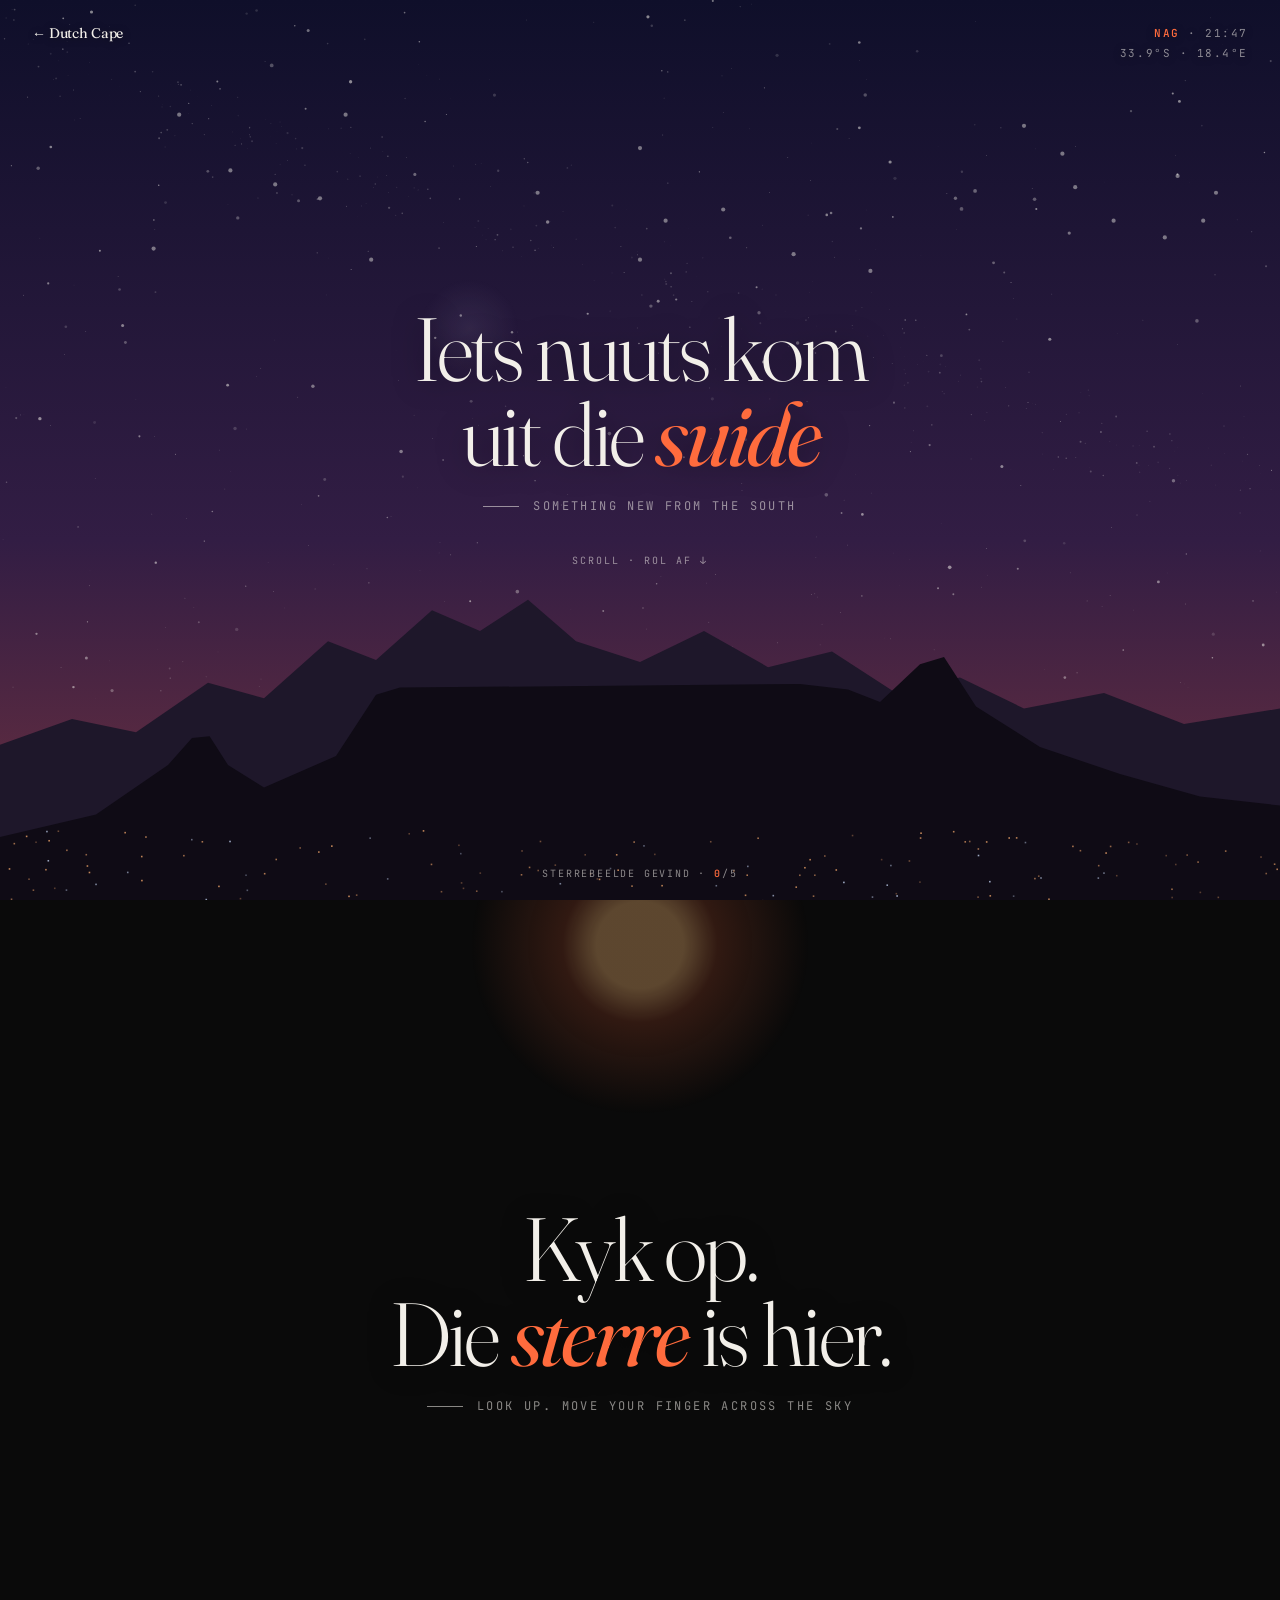
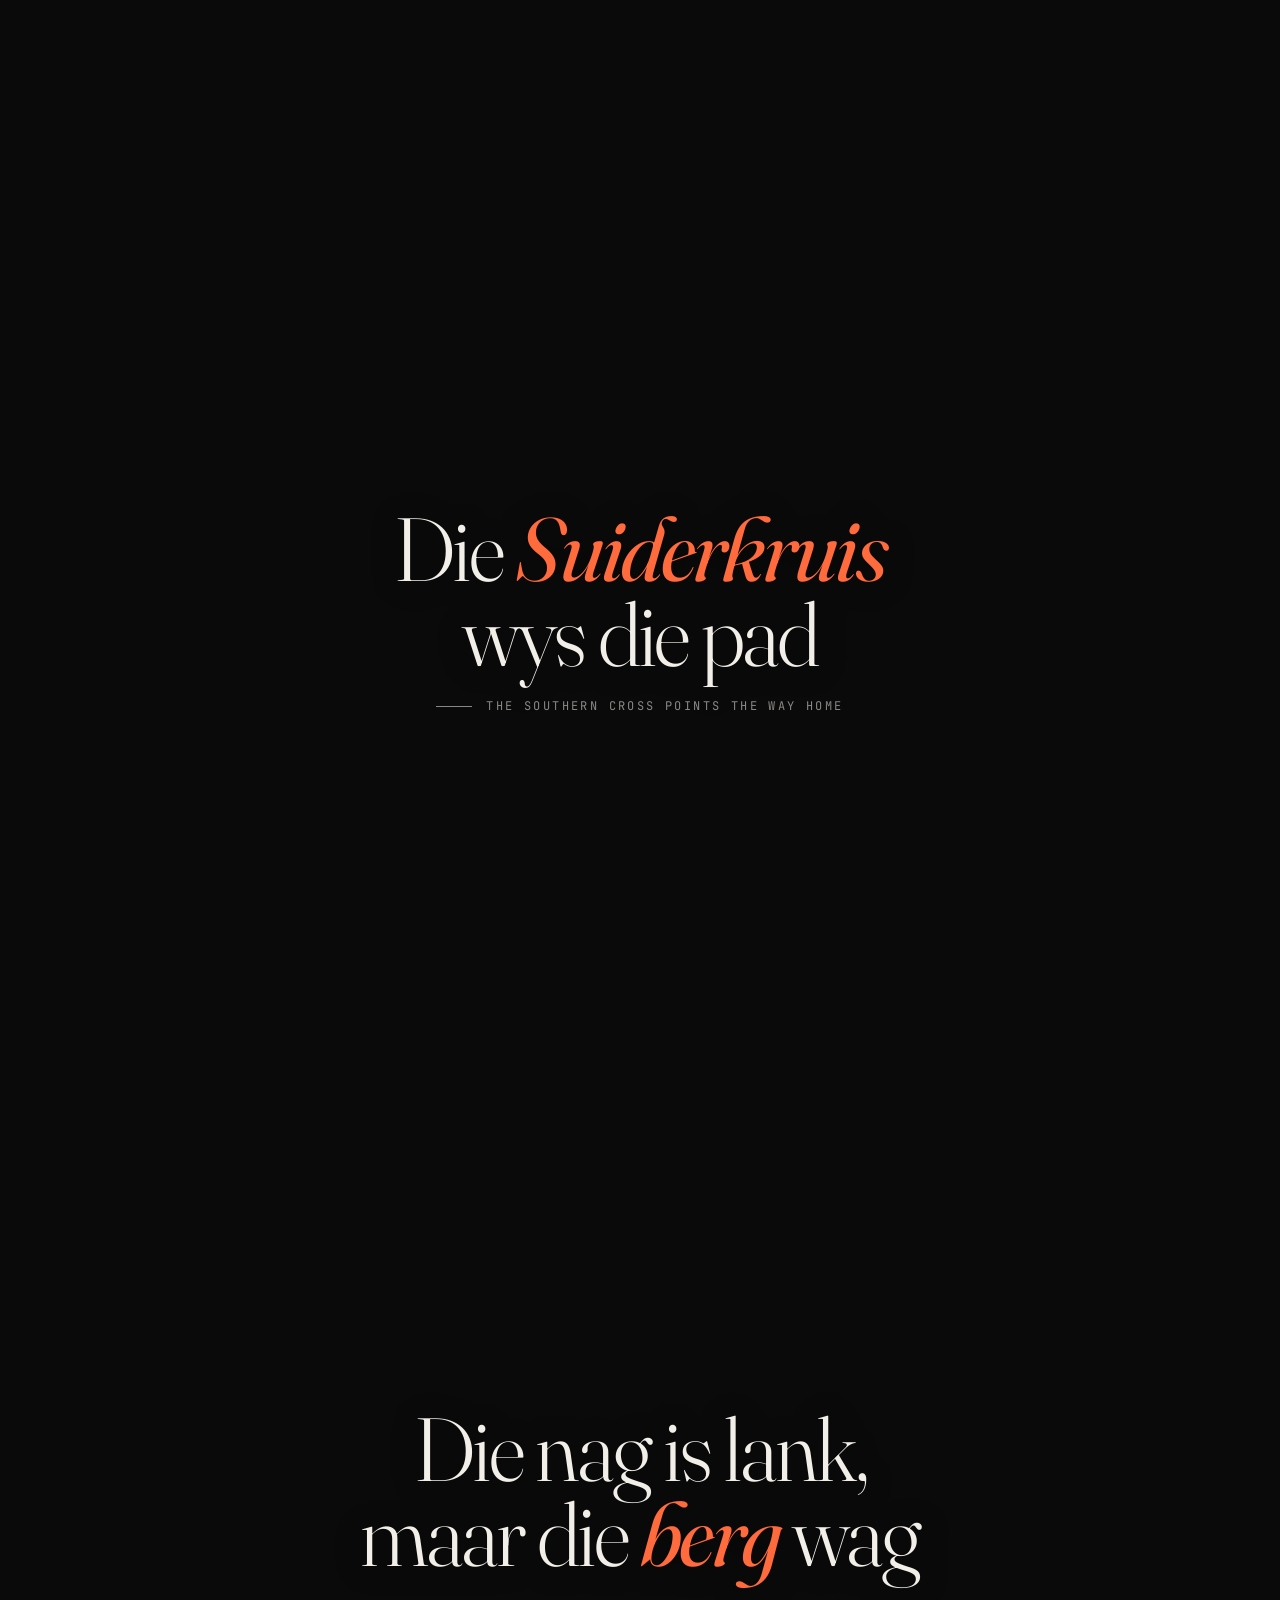
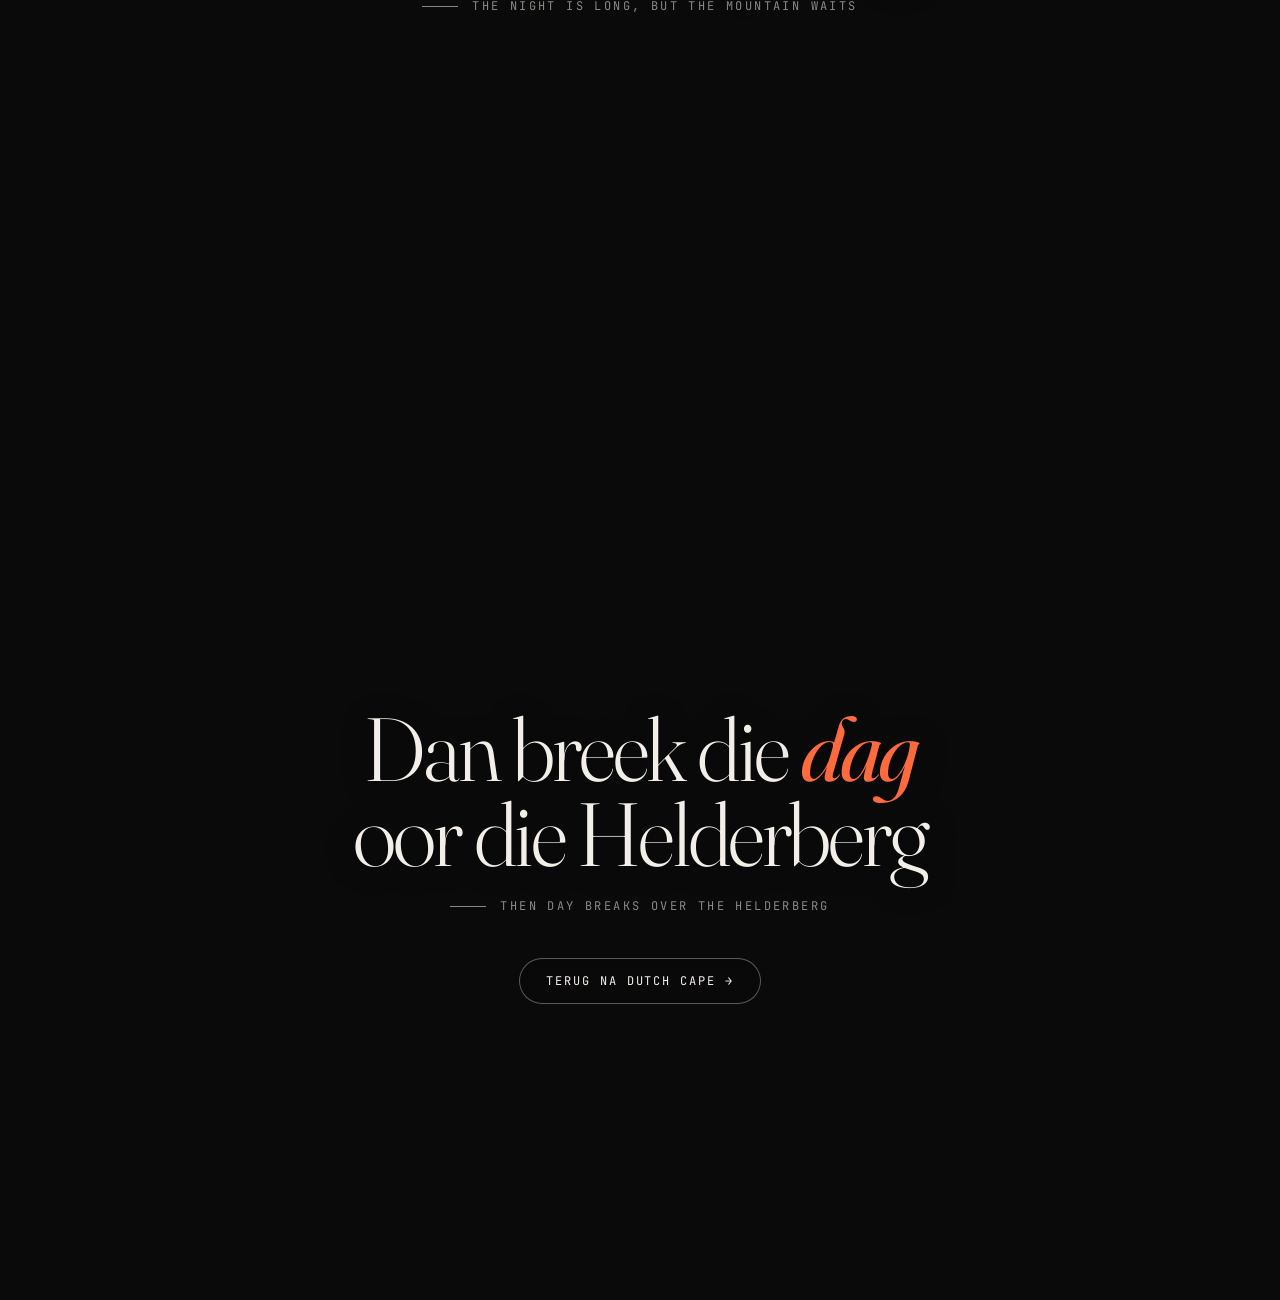
<file: discover.html>
<!DOCTYPE html>
<html lang="af">
<head>
<meta charset="UTF-8" />
<meta name="viewport" content="width=device-width, initial-scale=1.0, viewport-fit=cover" />
<meta name="theme-color" content="#0a0a0a" />
<title>Onder die Suiderkruis · Dutch Cape</title>
<meta name="description" content="A night under the southern sky, from dusk to dawn over Table Mountain and the Helderberg." />
<link rel="preconnect" href="https://fonts.googleapis.com" />
<link rel="preconnect" href="https://fonts.gstatic.com" crossorigin />
<link href="https://fonts.googleapis.com/css2?family=Fraunces:ital,opsz,wght@0,9..144,200..900;1,9..144,200..900&family=JetBrains+Mono:wght@400;500&display=swap" rel="stylesheet" />
<style>
  :root { --ink:#f2efe9; --dim:rgba(242,239,233,.55); --accent:#ff6b3d; }
  * { box-sizing:border-box; margin:0; padding:0; }
  html { background:#0a0a0a; }
  body { font-family:'JetBrains Mono',monospace; color:var(--ink); -webkit-font-smoothing:antialiased; overflow-x:hidden; }
  #sky { position:fixed; inset:0; z-index:0; transition:none; }
  #stars { position:fixed; inset:0; z-index:1; width:100%; height:100%; touch-action:pan-y; }
  #sun { position:fixed; left:50%; width:38vmin; height:38vmin; margin-left:-19vmin; border-radius:50%; z-index:1; pointer-events:none;
         background:radial-gradient(circle, rgba(255,190,120,.95) 0 18%, rgba(255,107,61,.45) 32%, rgba(255,107,61,0) 70%); }
  .ridge { position:fixed; left:0; right:0; bottom:0; width:100%; z-index:2; pointer-events:none; display:block; }
  #far { height:46vh; } #near { height:30vh; }
  #lights { position:fixed; left:0; right:0; bottom:0; height:12vh; z-index:3; pointer-events:none; }
  header { position:fixed; top:0; left:0; right:0; z-index:10; display:flex; justify-content:space-between; padding:24px 32px;
           font-size:11px; letter-spacing:.14em; text-transform:uppercase; color:var(--dim); pointer-events:none; }
  header a { pointer-events:auto; color:var(--ink); text-decoration:none; font-family:'Fraunces',serif; font-size:14px; letter-spacing:-.01em; text-transform:none; }
  header a:hover { color:var(--accent); }
  #clock { text-align:right; line-height:1.8; }
  #clock b { color:var(--accent); font-weight:500; }
  header { text-shadow:0 1px 8px rgba(0,0,0,.45); }
  main { position:relative; z-index:5; pointer-events:none; }
  section { height:100vh; height:100svh; display:flex; flex-direction:column; justify-content:center; align-items:center; text-align:center; padding:34vh 24px 0; justify-content:flex-start; }
  .line { opacity:0; transform:translateY(24px); transition:opacity 1.4s ease, transform 1.4s cubic-bezier(.2,.8,.2,1); }
  .in .line { opacity:1; transform:none; }
  .in .line.en { transition-delay:.35s; }
  .af { font-family:'Fraunces',serif; font-weight:300; font-size:clamp(40px,7vw,104px); line-height:.95; letter-spacing:-.03em; text-shadow:0 2px 30px rgba(0,0,0,.4); }
  .af em { font-style:italic; color:var(--accent); font-weight:400; }
  .en { margin-top:22px; font-size:12px; letter-spacing:.2em; text-transform:uppercase; color:var(--dim); display:flex; gap:14px; align-items:center; }
  .en::before { content:''; width:36px; height:1px; background:var(--dim); }
  .hint { margin-top:40px; font-size:10px; letter-spacing:.2em; text-transform:uppercase; color:var(--dim); }
  .hint span { display:inline-block; animation:bob 2s ease-in-out infinite; }
  @keyframes bob { 50% { transform:translateY(6px); } }
  .back { pointer-events:auto; margin-top:44px; display:inline-flex; gap:12px; align-items:center; padding:14px 26px; border:1px solid rgba(242,239,233,.35);
          border-radius:999px; color:var(--ink); text-decoration:none; font-size:12px; letter-spacing:.16em; text-transform:uppercase; background:rgba(10,10,10,.25);
          backdrop-filter:blur(6px); -webkit-backdrop-filter:blur(6px); transition:background .3s, border-color .3s, color .3s; }
  .back:hover { background:var(--accent); border-color:var(--accent); color:#0a0a0a; }
  #found { position:fixed; left:50%; bottom:20px; transform:translateX(-50%); z-index:10; font-size:10px; letter-spacing:.18em; text-transform:uppercase; color:var(--dim); white-space:nowrap; }
  #found b { color:var(--accent); font-weight:500; }
  @media (max-width:760px){ header{ padding:18px 20px; } .en{ font-size:10px; letter-spacing:.14em; } .en::before{ width:20px; } section{ padding-top:40vh; } }
  @media (prefers-reduced-motion:reduce){ .line{ transition:opacity .01ms; transform:none; } .hint span{ animation:none; } }
</style>
</head>
<body>
  <div id="sky"></div>
  <div id="sun"></div>
  <canvas id="stars" aria-label="Interactive southern night sky"></canvas>

  <!-- Hottentots-Holland / Helderberg range (far) -->
  <svg id="far" class="ridge" viewBox="0 0 1600 400" preserveAspectRatio="none" aria-hidden="true">
    <path id="farPath" d="M0 250 L90 225 L170 238 L260 190 L330 205 L410 150 L470 168 L540 120 L600 140 L660 110 L720 150 L800 170 L880 140 L960 175 L1040 160 L1120 200 L1200 185 L1280 215 L1380 200 L1480 230 L1600 215 L1600 400 L0 400 Z" />
  </svg>
  <!-- Table Mountain, Devil's Peak & Lion's Head (near) -->
  <svg id="near" class="ridge" viewBox="0 0 1600 300" preserveAspectRatio="none" aria-hidden="true">
    <path id="nearPath" d="M0 230 L120 205 L210 150 L240 120 L262 118 L285 150 L330 175 L420 140 L470 72 L500 64 L1000 60 L1060 66 L1100 80 L1150 38 L1180 30 L1220 85 L1300 130 L1400 160 L1500 185 L1600 195 L1600 300 L0 300 Z" />
  </svg>
  <canvas id="lights" aria-hidden="true"></canvas>

  <header>
    <a href="index.html">← Dutch Cape</a>
    <div id="clock"><div><b id="phase">Skemer</b> · <span id="time">19:12</span></div><div>33.9°S · 18.4°E</div></div>
  </header>

  <main>
    <section class="in"><p class="line af">Iets nuuts kom<br/>uit die <em>suide</em></p><p class="line en">Something new from the south</p><p class="line hint">Scroll · rol af <span>↓</span></p></section>
    <section><p class="line af">Kyk op.<br/>Die <em>sterre</em> is hier.</p><p class="line en">Look up. Move your finger across the sky</p></section>
    <section><p class="line af">Die <em>Suiderkruis</em><br/>wys die pad</p><p class="line en">The Southern Cross points the way home</p></section>
    <section><p class="line af">Die nag is lank,<br/>maar die <em>berg</em> wag</p><p class="line en">The night is long, but the mountain waits</p></section>
    <section><p class="line af">Dan breek die <em>dag</em><br/>oor die Helderberg</p><p class="line en">Then day breaks over the Helderberg</p><a class="back line" href="index.html">Terug na Dutch Cape →</a></section>
  </main>
  <div id="found">Sterrebeelde gevind · <b id="count">0</b>/5</div>

<script>
(() => {
  const reduce = matchMedia('(prefers-reduced-motion: reduce)').matches;
  const cv = document.getElementById('stars'), ctx = cv.getContext('2d');
  const lc = document.getElementById('lights'), lx = lc.getContext('2d');
  const sky = document.getElementById('sky'), sun = document.getElementById('sun');
  const farP = document.getElementById('farPath'), nearP = document.getElementById('nearPath');
  let W, H, dpr, stars = [], shooting = [], lightsArr = [];
  const ptr = { x:-999, y:-999, tx:-999, ty:-999 };
  let lastMove = 0;

  // constellations: points in normalized sky coords (0..1, y up to ~0.6 of screen)
  const CONS = [
    { name:'Suiderkruis', en:'Crux · Southern Cross', pts:[[.50,.14],[.50,.34],[.42,.22],[.565,.25],[.52,.27]], lines:[[0,1],[2,3]] },
    { name:'Die Wysers', en:'The Pointers · α & β Centauri', pts:[[.68,.36],[.62,.33]], lines:[[0,1]] },
    { name:'Die Drie Konings', en:'Orion\u2019s Belt (upside down)', pts:[[.18,.18],[.215,.205],[.25,.23],[.14,.08],[.29,.34],[.27,.08],[.12,.32]], lines:[[0,1],[1,2],[3,0],[2,4],[5,0],[6,2]] },
    { name:'Skerpioen', en:'Scorpius · the Scorpion', pts:[[.80,.10],[.83,.15],[.84,.21],[.87,.27],[.91,.30],[.94,.27],[.95,.22],[.92,.19]], lines:[[0,1],[1,2],[2,3],[3,4],[4,5],[5,6],[6,7]] },
    { name:'Melkweg-Wolk', en:'Large Magellanic Cloud', pts:[[.36,.44],[.40,.47],[.34,.48]], lines:[[0,1],[1,2],[2,0]], cloud:true }
  ];
  CONS.forEach(c => { c.glow = 0; c.found = false; });
  let found = 0;

  function resize(){
    dpr = Math.min(window.devicePixelRatio||1, 2);
    W = innerWidth; H = innerHeight;
    for (const c of [cv]) { c.width = W*dpr; c.height = H*dpr; c.style.width=W+'px'; c.style.height=H+'px'; }
    ctx.setTransform(dpr,0,0,dpr,0,0);
    lc.width = W*dpr; lc.height = lc.clientHeight*dpr; lx.setTransform(dpr,0,0,dpr,0,0);
    const n = Math.round(W*H/2600);
    stars = Array.from({length:n}, () => ({ x:Math.random()*W, y:Math.random()*H*.78, r:Math.random()**3*1.6+.3, tw:Math.random()*6.28, sp:.5+Math.random()*2 }));
    // milky way band
    for (let i=0;i<n*.6;i++){ const t=Math.random(); const off=(Math.random()+Math.random()-1)*H*.07;
      stars.push({ x:t*W, y:H*.05 + t*H*.5 + off, r:Math.random()*.8+.2, tw:Math.random()*6.28, sp:1+Math.random(), mw:1 }); }
    lightsArr = Array.from({length:Math.round(W/9)}, () => ({ x:Math.random()*W, y:lc.clientHeight*(.35+Math.random()*.65), p:Math.random()*6.28, warm:Math.random()<.8 }));
  }

  const mix = (a,b,t) => a+(b-a)*t;
  const mixC = (a,b,t) => a.map((v,i)=>Math.round(mix(v,b[i],t)));
  const rgb = c => `rgb(${c[0]},${c[1]},${c[2]})`;
  // keyframes over scroll progress: [top, mid, bottom]
  const KEYS = [
    [0,   [42,32,74],  [196,84,92],  [255,150,90]],   // dusk
    [.22, [16,16,44],  [52,30,70],   [120,52,64]],
    [.45, [3,4,14],    [8,10,30],    [18,18,42]],     // deep night
    [.7,  [4,6,20],    [12,16,40],   [30,28,58]],
    [.88, [40,56,110], [150,110,140],[255,160,110]],  // first light
    [1,   [96,150,210],[240,190,170],[255,200,140]]   // dawn
  ];
  function skyAt(p){
    let i=0; while(i<KEYS.length-2 && p>KEYS[i+1][0]) i++;
    const a=KEYS[i], b=KEYS[i+1], t=Math.min(1,Math.max(0,(p-a[0])/(b[0]-a[0])));
    return [1,2,3].map(k=>mixC(a[k],b[k],t));
  }
  const darkness = p => p<.45 ? Math.min(1,Math.max(0,(p-.04)/.3)) : Math.min(1,Math.max(0,(.95-p)/.2));

  let prog = 0, progT = 0;
  function onScroll(){ const m = document.documentElement.scrollHeight - innerHeight; progT = m>0 ? scrollY/m : 0; }

  function hourFor(p){ const mins = 19*60+12 + p*(11*60+10); const h=Math.floor(mins/60)%24, m=Math.floor(mins%60); return String(h).padStart(2,'0')+':'+String(m).padStart(2,'0'); }
  const phaseEl=document.getElementById('phase'), timeEl=document.getElementById('time'), countEl=document.getElementById('count');

  function frame(now){
    prog += (progT-prog)*(reduce?1:.08);
    const [top,mid,bot] = skyAt(prog);
    sky.style.background = `linear-gradient(to bottom, ${rgb(top)} 0%, ${rgb(mid)} 60%, ${rgb(bot)} 100%)`;
    const dk = darkness(prog);
    // sun sets at start, rises at end
    const sunY = prog<.5 ? mix(.62,1.05,Math.min(1,prog/.15)) : mix(1.05,.6,Math.max(0,(prog-.85)/.15));
    sun.style.top = (sunY*H - H*.19)+'px'; sun.style.opacity = 1-dk;
    const ridgeFar = mixC([60,40,70],[14,14,26],dk), ridgeNear = mixC([30,20,40],[6,6,10],dk);
    farP.setAttribute('fill', rgb(prog>.8?mixC(ridgeFar,[70,70,100],(prog-.8)/.2):ridgeFar));
    nearP.setAttribute('fill', rgb(prog>.8?mixC(ridgeNear,[28,30,48],(prog-.8)/.2):ridgeNear));
    phaseEl.textContent = prog<.18?'Skemer':prog<.82?'Nag':'Dagbreek'; phaseEl.style.color = prog>.82?'#0a0a0a':'';
    timeEl.textContent = hourFor(prog);

    ptr.x += (ptr.tx-ptr.x)*.2; ptr.y += (ptr.ty-ptr.y)*.2;
    if (now-lastMove>3000 && !reduce){ const t=now*.00025; ptr.tx=W*(.5+Math.sin(t*1.3)*.4); ptr.ty=H*(.28+Math.sin(t*.9+1)*.18); }

    ctx.clearRect(0,0,W,H);
    const t = now*.001;
    if (dk>.02){
      for (const s of stars){
        const tw = reduce?1:.6+.4*Math.sin(t*s.sp+s.tw);
        const d = Math.hypot(s.x-ptr.x,s.y-ptr.y), boost = d<140 ? (1-d/140)*1.5 : 0;
        ctx.globalAlpha = Math.min(1,(s.mw?.45:.85)*tw*dk + boost*dk*.6);
        ctx.fillStyle = '#f2efe9';
        ctx.beginPath(); ctx.arc(s.x,s.y,s.r+boost*.8,0,6.283); ctx.fill();
      }
      // constellations
      const R = Math.max(120, Math.min(W,H)*.22);
      let nearest=null, nd=1e9; CONS.forEach(c=>{ const P=c.pts.map(([x,y])=>[x*W,70+y*H*.62]); const cx=P.reduce((a,p)=>a+p[0],0)/P.length, cy=P.reduce((a,p)=>a+p[1],0)/P.length; const d=Math.hypot(cx-ptr.x,cy-ptr.y); if(d<nd){nd=d;nearest=c;} });
      CONS.forEach(c => {
        const P = c.pts.map(([x,y]) => [x*W, 70 + y*H*.62]);
        const cx = P.reduce((a,p)=>a+p[0],0)/P.length, cy = P.reduce((a,p)=>a+p[1],0)/P.length;
        const near = Math.hypot(cx-ptr.x, cy-ptr.y) < R;
        c.glow += ((near?1:0)-c.glow)*.06;
        if (near && lastMove && now-lastMove<3000 && !c.found && dk>.5){ c.found=true; found++; countEl.textContent=found; }
        const g = c.glow*dk;
        // bright stars always visible
        P.forEach(([x,y],i) => {
          ctx.globalAlpha = dk*(.7+g*.3);
          ctx.fillStyle = g>.3 ? '#ffd2bf' : '#f2efe9';
          ctx.beginPath(); ctx.arc(x,y, (c.cloud?1.2:2.1)+g*1.5,0,6.283); ctx.fill();
          if (g>.05){ const gr=ctx.createRadialGradient(x,y,0,x,y,14); gr.addColorStop(0,'rgba(255,107,61,'+(.5*g)+')'); gr.addColorStop(1,'rgba(255,107,61,0)');
            ctx.fillStyle=gr; ctx.globalAlpha=1; ctx.beginPath(); ctx.arc(x,y,14,0,6.283); ctx.fill(); }
        });
        if (c.cloud && dk>.1){ const gr=ctx.createRadialGradient(cx,cy,0,cx,cy,50); gr.addColorStop(0,`rgba(220,210,255,${.12*dk+.1*g})`); gr.addColorStop(1,'rgba(220,210,255,0)'); ctx.globalAlpha=1; ctx.fillStyle=gr; ctx.beginPath(); ctx.arc(cx,cy,50,0,6.283); ctx.fill(); }
        if (g>.02){
          ctx.globalAlpha = g*.85; ctx.strokeStyle='#ff6b3d'; ctx.lineWidth=1; ctx.setLineDash([]);
          c.lines.forEach(([a,b]) => { const pa=P[a], pb=P[b]; const k = Math.min(1,g*1.4);
            ctx.beginPath(); ctx.moveTo(pa[0],pa[1]); ctx.lineTo(mix(pa[0],pb[0],k), mix(pa[1],pb[1],k)); ctx.stroke(); });
          const ly = Math.min(...P.map(p=>p[1]))-30;
          if (c === nearest) {
          ctx.globalAlpha = g; ctx.textAlign='center'; ctx.fillStyle='#f2efe9';
          ctx.font = `italic 300 ${W<760?18:22}px Fraunces, serif`; ctx.fillText(c.name, cx, ly);
          ctx.fillStyle='rgba(242,239,233,.6)'; ctx.font='500 9px "JetBrains Mono", monospace'; ctx.fillText(c.en.toUpperCase(), cx, ly+16); }
        }
      });
      // shooting stars
      shooting = shooting.filter(s => s.life>0);
      if (!reduce && Math.random()<.004*dk) shooting.push({ x:Math.random()*W, y:Math.random()*H*.3, vx:-(4+Math.random()*4), vy:2+Math.random()*2, life:1 });
      for (const s of shooting){ s.x+=s.vx; s.y+=s.vy; s.life-=.02;
        const gr=ctx.createLinearGradient(s.x,s.y,s.x-s.vx*14,s.y-s.vy*14); gr.addColorStop(0,'rgba(255,240,220,'+s.life+')'); gr.addColorStop(1,'rgba(255,240,220,0)');
        ctx.globalAlpha=dk; ctx.strokeStyle=gr; ctx.lineWidth=1.5; ctx.beginPath(); ctx.moveTo(s.x,s.y); ctx.lineTo(s.x-s.vx*14,s.y-s.vy*14); ctx.stroke(); }
      // cursor halo
      if (ptr.x>0){ const gr=ctx.createRadialGradient(ptr.x,ptr.y,0,ptr.x,ptr.y,90); gr.addColorStop(0,`rgba(255,107,61,${.08*dk})`); gr.addColorStop(1,'rgba(255,107,61,0)'); ctx.globalAlpha=1; ctx.fillStyle=gr; ctx.beginPath(); ctx.arc(ptr.x,ptr.y,90,0,6.283); ctx.fill(); }
    }
    ctx.globalAlpha=1;
    // town lights of the Cape flats & Strand
    const lh = lc.clientHeight; lx.clearRect(0,0,W,lh);
    const la = Math.min(1, dk*1.3);
    if (la>.02) for (const l of lightsArr){ const f = reduce?1:.7+.3*Math.sin(t*2+l.p);
      lx.globalAlpha = la*f*.9; lx.fillStyle = l.warm?'#ffb070':'#cfe0ff'; lx.fillRect(l.x,l.y,1.6,1.6); }
    requestAnimationFrame(frame);
  }

  function move(x,y){ ptr.tx=x; ptr.ty=y; lastMove=performance.now(); }
  addEventListener('pointermove', e => move(e.clientX,e.clientY), {passive:true});
  addEventListener('touchmove', e => { const t=e.touches[0]; if(t) move(t.clientX,t.clientY); }, {passive:true});
  addEventListener('touchstart', e => { const t=e.touches[0]; if(t) move(t.clientX,t.clientY); }, {passive:true});
  addEventListener('click', e => { if (e.target.closest('a')) return; for(let i=0;i<(reduce?0:3);i++) shooting.push({ x:e.clientX+i*30, y:e.clientY-i*20, vx:-(5+Math.random()*3), vy:2.5+Math.random(), life:1 }); });
  addEventListener('resize', resize);
  addEventListener('scroll', onScroll, {passive:true});

  const io = new IntersectionObserver(es => es.forEach(e => { if (e.isIntersecting) e.target.classList.add('in'); }), { threshold:.45 });
  document.querySelectorAll('section').forEach(s => io.observe(s));

  resize(); onScroll(); requestAnimationFrame(frame);
})();
</script>
</body>
</html>
</file>
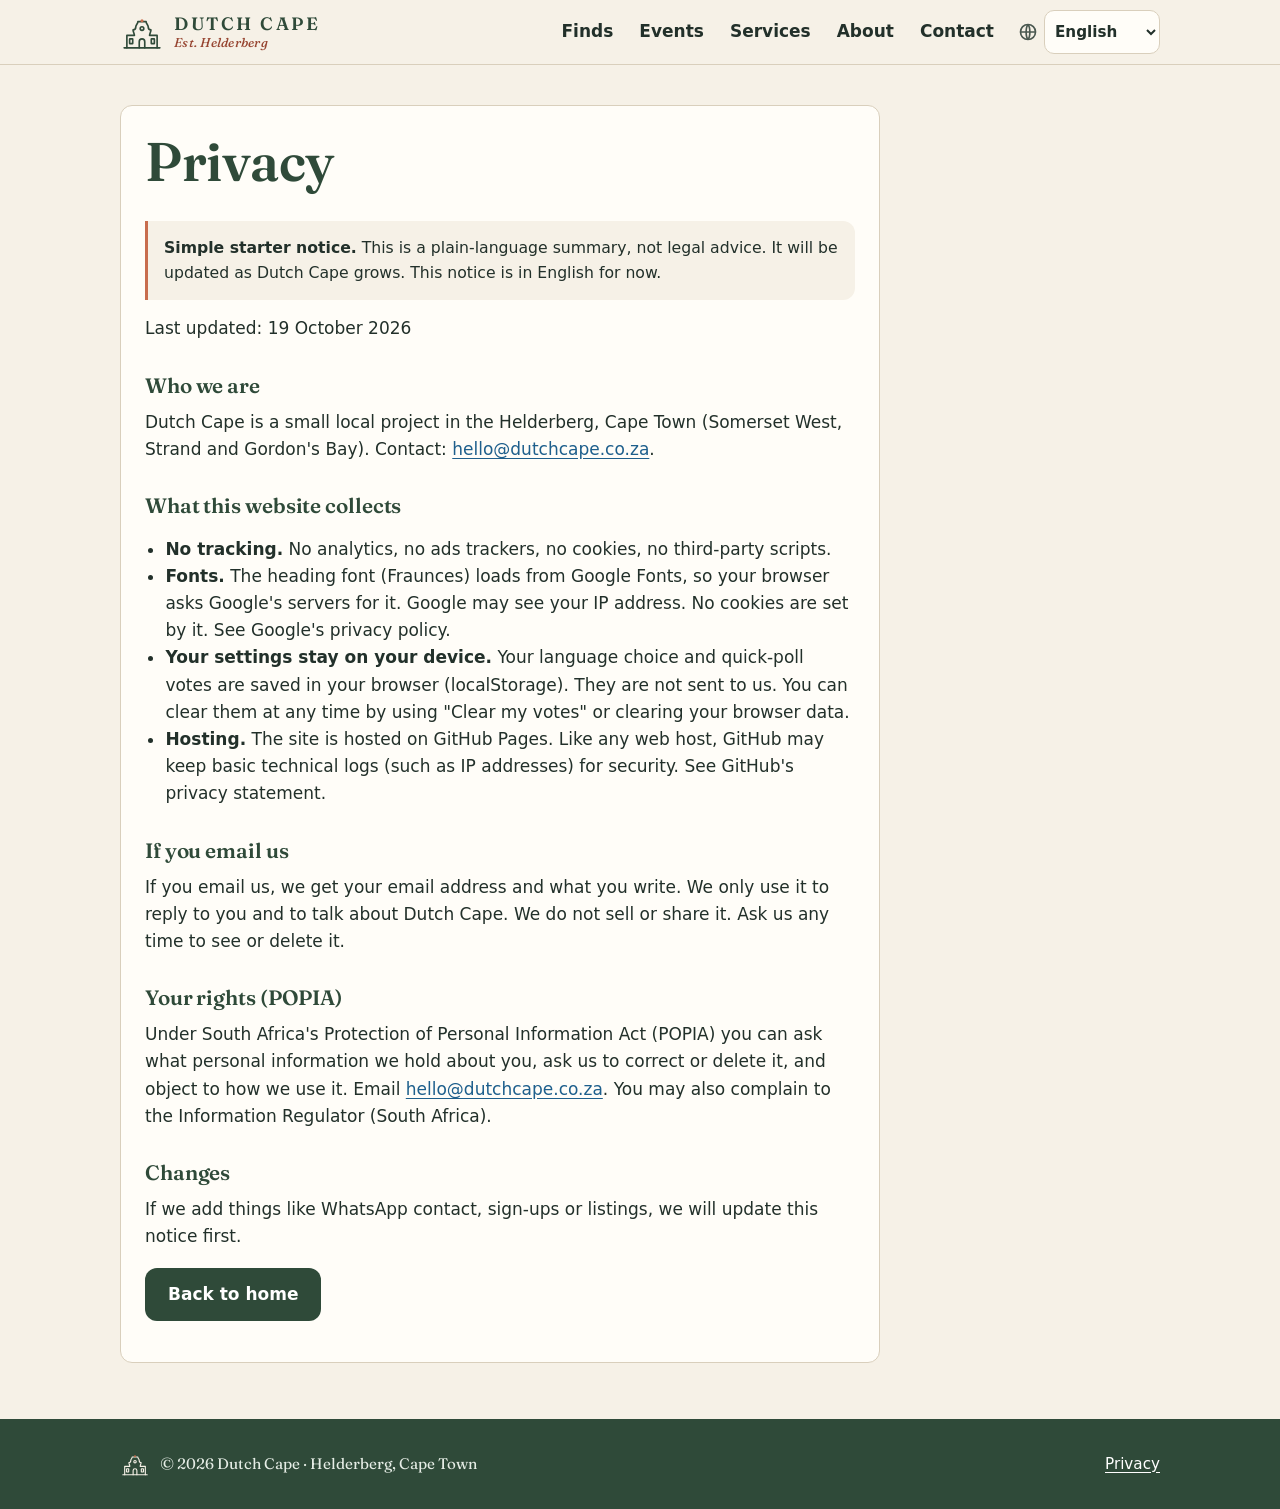
<file: privacy.html>
<!doctype html>
<html lang="en">
<head>
<meta charset="utf-8">
<meta name="viewport" content="width=device-width,initial-scale=1">
<title>Privacy · Dutch Cape</title>
<meta name="description" content="Privacy notice for Dutch Cape (dutchcape.co.za).">
<meta name="theme-color" content="#2F4A39">

<link rel="icon" href="favicon.ico" sizes="any">
<link rel="icon" href="favicon.svg" type="image/svg+xml">
<link rel="apple-touch-icon" href="apple-touch-icon.png">
<link rel="preconnect" href="https://fonts.googleapis.com">
<link rel="preconnect" href="https://fonts.gstatic.com" crossorigin>
<link rel="stylesheet" href="https://fonts.googleapis.com/css2?family=Fraunces:ital,wght@0,600;1,500&amp;display=swap">
<link rel="stylesheet" href="style.css">
<script src="i18n.js" defer></script>
<script src="app.js" defer></script>
</head>
<body>
<svg width="0" height="0" style="position:absolute" aria-hidden="true">
 <symbol id="i-home" viewBox="0 0 24 24"><path d="M3 11 12 4l9 7v9a1 1 0 0 1-1 1h-5v-6H9v6H4a1 1 0 0 1-1-1z" fill="none" stroke="currentColor" stroke-width="2" stroke-linejoin="round"/></symbol>
 <symbol id="i-bag" viewBox="0 0 24 24"><path d="M5 8h14l-1 12H6zM9 8V6a3 3 0 0 1 6 0v2" fill="none" stroke="currentColor" stroke-width="2" stroke-linejoin="round"/></symbol>
 <symbol id="i-cal" viewBox="0 0 24 24"><rect x="3" y="5" width="18" height="16" rx="2" fill="none" stroke="currentColor" stroke-width="2"/><path d="M3 10h18M8 3v4M16 3v4" stroke="currentColor" stroke-width="2" stroke-linecap="round"/></symbol>
 <symbol id="i-mega" viewBox="0 0 24 24"><path d="M3 10v4h3l8 5V5L6 10zM17 9a4 4 0 0 1 0 6" fill="none" stroke="currentColor" stroke-width="2" stroke-linejoin="round" stroke-linecap="round"/></symbol>
 <symbol id="i-chat" viewBox="0 0 24 24"><path d="M4 20l1.5-4A8 8 0 1 1 9 19.5z" fill="none" stroke="currentColor" stroke-width="2" stroke-linejoin="round"/></symbol>
 <symbol id="i-mail" viewBox="0 0 24 24"><rect x="3" y="5" width="18" height="14" rx="2" fill="none" stroke="currentColor" stroke-width="2"/><path d="m3 7 9 6 9-6" fill="none" stroke="currentColor" stroke-width="2" stroke-linejoin="round"/></symbol>
 <symbol id="i-pin" viewBox="0 0 24 24"><path d="M12 21s-7-6.3-7-12a7 7 0 0 1 14 0c0 5.7-7 12-7 12z" fill="none" stroke="currentColor" stroke-width="2"/><circle cx="12" cy="9" r="2.5" fill="currentColor"/></symbol>
 <symbol id="i-globe" viewBox="0 0 24 24"><circle cx="12" cy="12" r="9" fill="none" stroke="currentColor" stroke-width="2"/><path d="M3 12h18M12 3c3 3.5 3 14.5 0 18M12 3c-3 3.5-3 14.5 0 18" fill="none" stroke="currentColor" stroke-width="2"/></symbol>
 <symbol id="i-heart" viewBox="0 0 24 24"><path d="M12 20s-8-5-8-11a4.5 4.5 0 0 1 8-2.8A4.5 4.5 0 0 1 20 9c0 6-8 11-8 11z" fill="none" stroke="currentColor" stroke-width="2" stroke-linejoin="round"/></symbol>
 <symbol id="i-wine" viewBox="0 0 24 24"><path d="M8 3h8l-1 7a3 3 0 0 1-6 0zM12 13v7M8 21h8" fill="none" stroke="currentColor" stroke-width="2" stroke-linecap="round" stroke-linejoin="round"/></symbol>
 <symbol id="i-tent" viewBox="0 0 24 24"><path d="M3 20 12 4l9 16zM12 4v16M9 20l3-5 3 5" fill="none" stroke="currentColor" stroke-width="2" stroke-linejoin="round"/></symbol>
 <symbol id="i-star" viewBox="0 0 24 24"><path d="m12 3 2.7 5.6 6.1.8-4.5 4.3 1.1 6.1L12 17l-5.4 2.8 1.1-6.1-4.5-4.3 6.1-.8z" fill="none" stroke="currentColor" stroke-width="2" stroke-linejoin="round"/></symbol>
 <symbol id="i-lock" viewBox="0 0 24 24"><rect x="5" y="11" width="14" height="10" rx="2" fill="none" stroke="currentColor" stroke-width="2"/><path d="M8 11V8a4 4 0 0 1 8 0v3" fill="none" stroke="currentColor" stroke-width="2"/></symbol>
 <symbol id="i-logo" viewBox="0 0 64 64"><g fill="none" stroke="currentColor" stroke-width="2.4" stroke-linecap="round" stroke-linejoin="round"><path d="M6 55h52"/><path d="M10 55V37h11c0-3-2-5-2-8 3 0 4-2 4-4.5 0-3 3-4.5 3-7.5h12c0 3 3 4.5 3 7.5 0 2.5 1 4.5 4 4.5 0 3-2 5-2 8h11v18"/><path d="M28 55v-9a4 4 0 0 1 8 0v9"/><rect x="14" y="42" width="4.5" height="7" rx=".5"/><rect x="45.5" y="42" width="4.5" height="7" rx=".5"/><circle cx="32" cy="27" r="2.6"/></g><circle cx="32" cy="15.6" r="2.2" fill="#C86D4E"/></symbol>
 <symbol id="i-protea" viewBox="0 0 32 32"><g fill="none" stroke-linecap="round" stroke-linejoin="round" stroke-width="1.4" vector-effect="non-scaling-stroke"><path vector-effect="non-scaling-stroke" d="M16 22c-5 0-8-4-8-9 3 1 5 3 6 6M16 22c5 0 8-4 8-9-3 1-5 3-6 6M16 21c-2.5-3-3-8-1.5-12 .6 4 1 6 1.5 9M16 21c2.5-3 3-8 1.5-12-.6 4-1 6-1.5 9M11.5 17c-2-3-2.5-6-1.5-9 1 2 2.5 4 3.5 7M20.5 17c2-3 2.5-6 1.5-9-1 2-2.5 4-3.5 7" stroke="#C86D4E"/><path vector-effect="non-scaling-stroke" d="M16 22v8M16 27c-2-1-4-1-5 0M16 25.5c2-1 4-1 5 0" stroke="#2F4A39"/></g></symbol>
 <symbol id="i-sprig" viewBox="0 0 32 32"><g fill="none" stroke="#2F4A39" stroke-width="1.3" stroke-linecap="round"><path d="M16 30C16 20 17 10 21 3"/><path d="M16.3 24c-3-1-5-3-6-6M16.6 19c3-1 5-3 5.5-6M17.4 14c-2.5-1-4-3-4.5-5.5M19 9c2-.5 3.5-2 4-4"/></g><circle cx="21" cy="3" r="1.4" fill="#E0A1B7"/></symbol>
</svg>
<a class="skip" href="#main" data-i18n="skip">Skip to content</a>
<header class="top">
 <div class="wrap">
  <a class="logo" href="index.html#home" aria-label="Dutch Cape home"><svg aria-hidden="true"><use href="#i-logo"/></svg><span class="wm"><span class="wn">DUTCH CAPE</span><span class="tl">Est. Helderberg</span></span></a>
  <nav class="topnav" aria-label="Main">
   <a href="index.html#finds" data-i18n="nav_finds">Finds</a>
   <a href="index.html#events" data-i18n="nav_events">Events</a>
   <a href="index.html#business" data-i18n="nav_services">Services</a>
   <a href="index.html#about" data-i18n="nav_about">About</a>
   <a href="index.html#contact" data-i18n="nav_contact">Contact</a>
  </nav>
  <div class="lang">
   <svg aria-hidden="true"><use href="#i-globe"/></svg>
   <label for="lang" class="sr" data-i18n="lang_label">Language</label>
   <select id="lang">
    <option value="en">English</option>
    <option value="af">Afrikaans</option>
    <option value="xh">isiXhosa</option>
    <option value="zu">isiZulu</option>
   </select>
  </div>
 </div>
</header>
<main id="main" class="page">
<div class="wrap">
<article class="box">
<h1 data-i18n="pv_title">Privacy</h1>
<p class="note"><strong>Simple starter notice.</strong> This is a plain-language summary, not legal advice. It will be updated as Dutch Cape grows. <span data-i18n="pv_lang">This notice is in English for now.</span></p>
<p>Last updated: 19 October 2026</p>
<h2>Who we are</h2>
<p>Dutch Cape is a small local project in the Helderberg, Cape Town (Somerset West, Strand and Gordon's Bay). Contact: <a href="mailto:hello@dutchcape.co.za">hello@dutchcape.co.za</a>.</p>
<h2>What this website collects</h2>
<ul>
<li><strong>No tracking.</strong> No analytics, no ads trackers, no cookies, no third-party scripts.</li>
<li><strong>Fonts.</strong> The heading font (Fraunces) loads from Google Fonts, so your browser asks Google's servers for it. Google may see your IP address. No cookies are set by it. See Google's privacy policy.</li>
<li><strong>Your settings stay on your device.</strong> Your language choice and quick-poll votes are saved in your browser (localStorage). They are not sent to us. You can clear them at any time by using "Clear my votes" or clearing your browser data.</li>
<li><strong>Hosting.</strong> The site is hosted on GitHub Pages. Like any web host, GitHub may keep basic technical logs (such as IP addresses) for security. See GitHub's privacy statement.</li>
</ul>
<h2>If you email us</h2>
<p>If you email us, we get your email address and what you write. We only use it to reply to you and to talk about Dutch Cape. We do not sell or share it. Ask us any time to see or delete it.</p>
<h2>Your rights (POPIA)</h2>
<p>Under South Africa's Protection of Personal Information Act (POPIA) you can ask what personal information we hold about you, ask us to correct or delete it, and object to how we use it. Email <a href="mailto:hello@dutchcape.co.za">hello@dutchcape.co.za</a>. You may also complain to the Information Regulator (South Africa).</p>
<h2>Changes</h2>
<p>If we add things like WhatsApp contact, sign-ups or listings, we will update this notice first.</p>
<p><a class="btn btn-main" href="index.html" data-i18n="nf_btn">Back to home</a></p>
</article>
</div>
</main>
<footer>
 <div class="wrap">
  <span class="fmark"><svg aria-hidden="true"><use href="#i-logo"/></svg><span>© 2026 Dutch Cape · Helderberg, Cape Town</span></span>
  <a href="privacy.html" data-i18n="privacy">Privacy</a>
 </div>
</footer>
<nav class="bnav" aria-label="Bottom">
 <a href="index.html#home"><svg aria-hidden="true"><use href="#i-home"/></svg><span data-i18n="nav_home">Home</span></a>
 <a href="index.html#finds"><svg aria-hidden="true"><use href="#i-bag"/></svg><span data-i18n="nav_finds">Finds</span></a>
 <a href="index.html#events"><svg aria-hidden="true"><use href="#i-cal"/></svg><span data-i18n="nav_events">Events</span></a>
 <a href="index.html#business"><svg aria-hidden="true"><use href="#i-mega"/></svg><span data-i18n="nav_services">Services</span></a>
 <a href="index.html#contact"><svg aria-hidden="true"><use href="#i-mail"/></svg><span data-i18n="nav_contact">Contact</span></a>
</nav>
</body>
</html>
</file>
<file: style.css>
:root{--cream:#F6F1E7;--stone:#E9E2D4;--green:#2F4A39;--green-d:#22372A;--terra:#C86D4E;--terra-d:#984733;--pink:#E0A1B7;--pink-l:#F6E3EA;--ocean:#1E5F8C;--ink:#22302A;--muted:#4A5850;--white:#FFFDF8;--rule:#D9CFBC;--r:12px;
--serif:"Fraunces",ui-serif,Georgia,Cambria,"Times New Roman",serif;--sans:system-ui,-apple-system,"Segoe UI",Roboto,"Helvetica Neue",Arial,"Noto Sans",sans-serif}
*,*::before,*::after{box-sizing:border-box}
html{scroll-behavior:smooth;scroll-padding-top:76px}
body{margin:0;min-height:100vh;display:flex;flex-direction:column;font-family:var(--sans);font-size:1.0625rem;line-height:1.6;color:var(--ink);background:var(--cream);padding-bottom:84px}
img,svg{display:block;max-width:100%}
h1,h2,h3{font-family:var(--serif);font-weight:600;line-height:1.18;margin:0 0 .5em;color:var(--green);letter-spacing:-.005em}
h1{font-size:clamp(2rem,6.4vw,3.4rem)}
h2{font-size:clamp(1.6rem,4.6vw,2.3rem)}
h3{font-size:1.2rem}
p{margin:0 0 1em}
a{color:var(--ocean);text-underline-offset:3px}
a:hover{color:var(--green)}
:focus-visible{outline:3px solid var(--terra);outline-offset:3px;border-radius:6px}
main{flex:1 0 auto}
.skip{position:absolute;left:-999px;top:8px;background:var(--green);color:#fff;padding:10px 14px;border-radius:10px;z-index:100}
.skip:focus{left:8px}
.wrap{max-width:1080px;margin:0 auto;padding:0 20px}
.sr{position:absolute;width:1px;height:1px;overflow:hidden;clip:rect(0 0 0 0);white-space:nowrap}
/* header */
.top{position:sticky;top:0;z-index:50;background:rgba(246,241,231,.97);border-bottom:1px solid var(--rule)}
.top .wrap{display:flex;align-items:center;gap:12px;min-height:64px}
.logo{display:flex;align-items:center;gap:10px;text-decoration:none;color:var(--green);margin-right:auto;min-height:44px}
.logo svg{width:44px;height:44px}
.wm{display:flex;flex-direction:column;line-height:1.05}
.wn{font-family:var(--serif);font-weight:600;font-size:1.12rem;letter-spacing:.14em}
.tl{font-family:var(--serif);font-style:italic;font-weight:500;font-size:.8rem;color:var(--terra-d);letter-spacing:.02em;margin-top:2px}
.topnav{display:none;gap:2px}
.topnav a{text-decoration:none;color:var(--ink);font-weight:600;padding:10px 12px;border-radius:8px}
.topnav a:hover{color:var(--green);background:var(--stone)}
.lang{display:flex;align-items:center;gap:6px}
.lang svg{width:20px;height:20px;color:var(--muted)}
.lang select{font:inherit;font-size:.95rem;font-weight:600;color:var(--ink);background:var(--white);border:1px solid var(--rule);border-radius:10px;padding:8px 6px;min-height:44px}
/* hero */
.hero{position:relative;padding:44px 0 0;overflow:hidden;background:linear-gradient(180deg,var(--cream) 0%,var(--stone) 100%)}
.kicker{display:flex;align-items:center;gap:8px;font-family:var(--serif);font-style:italic;font-weight:500;font-size:1.15rem;color:var(--terra-d);margin:0 0 12px}
.kicker svg{width:26px;height:26px}
.hero h1{max-width:15em}
.hero .lead{font-size:1.15rem;max-width:34em;color:var(--muted)}
.status{margin:0}
.pill{display:inline-block;background:var(--pink-l);color:var(--green-d);border:1px solid var(--pink);font-weight:700;font-size:.85rem;padding:4px 12px;border-radius:99px;letter-spacing:.02em}
.btns{display:flex;flex-wrap:wrap;gap:12px;margin:24px 0 8px}
.btn{display:inline-flex;align-items:center;justify-content:center;gap:8px;min-height:52px;padding:12px 22px;border-radius:12px;font:inherit;font-weight:700;text-decoration:none;border:1.5px solid transparent;cursor:pointer;transition:background .15s,color .15s}
.btn svg{width:22px;height:22px}
.btn-main{background:var(--green);color:#fff}
.btn-main:hover{background:var(--green-d);color:#fff}
.btn-line{background:transparent;color:var(--green);border-color:var(--green)}
.btn-line:hover{background:var(--white);color:var(--green)}
.btn-terra{background:var(--terra-d);color:#fff}
.btn-terra:hover{background:#8E4330;color:#fff}
.scene{width:100%;height:150px;margin-top:4px}
.scene g[stroke-dasharray]{stroke-linecap:round}
.hero-protea{display:none}
/* tiles */
.tiles{display:grid;grid-template-columns:repeat(2,1fr);gap:12px;padding:26px 0 4px}
.tile{display:flex;flex-direction:column;align-items:flex-start;gap:10px;background:var(--white);border:1px solid var(--rule);border-radius:var(--r);padding:16px;text-decoration:none;color:var(--green);font-weight:700;min-height:100px}
.tile:hover{border-color:var(--green)}
.ico{display:inline-grid;place-items:center;width:44px;height:44px;border-radius:50%;border:1px solid var(--rule);background:var(--cream);color:var(--green);flex:none}
.ico svg{width:22px;height:22px}
/* sections */
section{padding:56px 0}
section+section{border-top:1px solid var(--rule)}
.alt{background:var(--white)}
.label{display:flex;align-items:center;gap:8px;margin:0 0 10px;font-variant:small-caps;font-variant-caps:all-small-caps;text-transform:lowercase;letter-spacing:.12em;font-weight:700;font-size:1.05rem;color:var(--terra-d)}
.label svg{width:22px;height:22px}
.label::after{content:"";flex:1;max-width:120px;height:1px;background:var(--rule)}
.shead{display:flex;align-items:center;gap:12px;margin-bottom:10px}
.shead h2{margin:0}
.shead .ico{display:none}
.soon{display:inline-block;background:var(--pink-l);color:var(--green-d);border:1px solid var(--pink);font-weight:700;font-size:.8rem;padding:2px 10px;border-radius:99px;margin-bottom:6px;letter-spacing:.02em}
.intro{max-width:40em;color:var(--muted)}
.cards{display:grid;gap:14px;grid-template-columns:1fr;margin-top:22px}
.card{background:var(--white);border-radius:var(--r);padding:20px;position:relative;border:1px dashed #CBBFA8}
.alt .card{background:var(--cream)}
.card .tag{position:absolute;top:16px;right:16px;border:1px solid var(--terra-d);color:var(--terra-d);font-size:.75rem;font-weight:700;padding:2px 9px;border-radius:99px;letter-spacing:.06em;text-transform:uppercase;background:var(--white)}
.card h3{margin-top:14px}
.card p{margin:0;color:var(--muted)}
.small{font-size:.95rem;color:var(--muted)}
/* steps */
.steps{list-style:none;padding:0;margin:24px 0;display:grid;gap:12px;counter-reset:s}
.steps li{display:flex;gap:14px;align-items:flex-start;background:var(--cream);border:1px solid var(--rule);border-radius:var(--r);padding:18px}
.steps li::before{counter-increment:s;content:counter(s);flex:none;display:grid;place-items:center;width:36px;height:36px;border-radius:50%;border:1.5px solid var(--terra);color:var(--terra-d);font-family:var(--serif);font-weight:600;font-size:1.1rem}
.steps strong{display:block;color:var(--green)}
.note{background:var(--cream);border-left:3px solid var(--terra);border-radius:0 var(--r) var(--r) 0;padding:14px 16px;font-size:.98rem}
/* poll */
.poll-h{margin-top:40px}
.poll{display:grid;gap:14px;margin-top:16px}
.q{background:var(--cream);border:1px solid var(--rule);border-radius:var(--r);padding:18px;margin:0}
.q legend{font-weight:700;font-size:1.08rem;padding:0;margin-bottom:12px;float:left;width:100%;color:var(--green)}
.opts{display:grid;grid-template-columns:1fr 1fr;gap:10px;clear:both}
.opt{min-height:56px;border-radius:12px;border:1.5px solid var(--green);background:var(--white);color:var(--green);font:inherit;font-weight:700;cursor:pointer;padding:10px}
.opt:hover{background:#EEF2EC}
.opt[aria-pressed=true]{background:var(--green);color:#fff}
.res{font-size:.95rem;color:var(--muted);margin:10px 0 0;min-height:1.4em}
.linkbtn{background:none;border:0;color:var(--ocean);font:inherit;font-size:.95rem;text-decoration:underline;text-underline-offset:3px;cursor:pointer;padding:8px 0;min-height:44px}
/* contact */
.contact{display:grid;gap:12px;margin-top:22px}
.crow{display:flex;align-items:center;gap:14px;background:var(--white);border:1px solid var(--rule);border-radius:var(--r);padding:16px;text-decoration:none;color:var(--ink);min-height:76px}
a.crow:hover{border-color:var(--green);color:var(--ink)}
.crow b{display:block;color:var(--green)}
.crow .s{font-size:.95rem;color:var(--muted)}
a.crow .s{color:var(--ocean);text-decoration:underline;text-underline-offset:3px}
/* footer */
footer{background:var(--green);color:#E6EDE6;padding:30px 0;font-size:.95rem}
footer a{color:#fff}
footer .wrap{display:flex;flex-wrap:wrap;gap:10px 22px;justify-content:space-between;align-items:center}
.fmark{display:flex;align-items:center;gap:10px;font-family:var(--serif)}
.fmark svg{width:30px;height:30px;color:var(--cream)}
/* whatsapp */
.wa{position:fixed;right:14px;bottom:86px;z-index:60;display:flex;align-items:center;gap:8px;background:var(--white);color:var(--ink);border:1px solid var(--rule);border-radius:99px;padding:7px 14px 7px 7px;font-weight:700;font-size:.9rem;box-shadow:0 4px 16px rgba(34,48,42,.16);text-decoration:none}
.wa:hover{color:var(--green)}
.wa .ico{width:36px;height:36px;background:var(--green);color:#fff;border:0}
.wa .ico svg{width:20px;height:20px}
.wa small{display:block;font-weight:600;color:var(--muted);font-size:.75rem;line-height:1.1}
/* bottom nav */
.bnav{position:fixed;left:0;right:0;bottom:0;z-index:55;background:var(--white);border-top:1px solid var(--rule);display:grid;grid-template-columns:repeat(5,1fr);padding-bottom:env(safe-area-inset-bottom)}
.bnav a{display:flex;flex-direction:column;align-items:center;justify-content:center;gap:3px;min-height:64px;text-decoration:none;color:var(--muted);font-size:.7rem;font-weight:700;padding:6px 1px;text-align:center;overflow-wrap:anywhere}
.bnav a svg{width:24px;height:24px}
.bnav a:hover,.bnav a.on{color:var(--green)}
.bnav a.on svg{color:var(--terra)}
/* simple pages */
.page{padding:40px 0 56px}
.page .box{background:var(--white);border:1px solid var(--rule);border-radius:var(--r);padding:24px;max-width:760px}
.page h2{font-size:1.3rem;margin-top:1.5em}
.page ul{padding-left:1.2em}
.big-mark{width:96px;height:96px;margin:0 auto 12px;color:var(--green)}
@media (min-width:600px){.tiles{grid-template-columns:repeat(4,1fr)}.cards{grid-template-columns:repeat(3,1fr)}.poll{grid-template-columns:1fr 1fr}}
@media (min-width:900px){
 body{padding-bottom:0}
 .topnav{display:flex}
 .bnav{display:none}
 .wa{bottom:22px;right:22px}
 .hero{padding-top:72px}
 .scene{height:210px;margin-top:-30px}
 .hero-protea{display:block;position:absolute;right:max(40px,calc(50% - 500px));top:70px;width:200px;height:200px;opacity:.9}
 section{padding:80px 0}
 .steps{grid-template-columns:repeat(3,1fr)}
 .contact{grid-template-columns:repeat(3,1fr)}
}
@media (prefers-reduced-motion:reduce){html{scroll-behavior:auto}*,*::before,*::after{transition:none!important;animation:none!important}}
</file>
